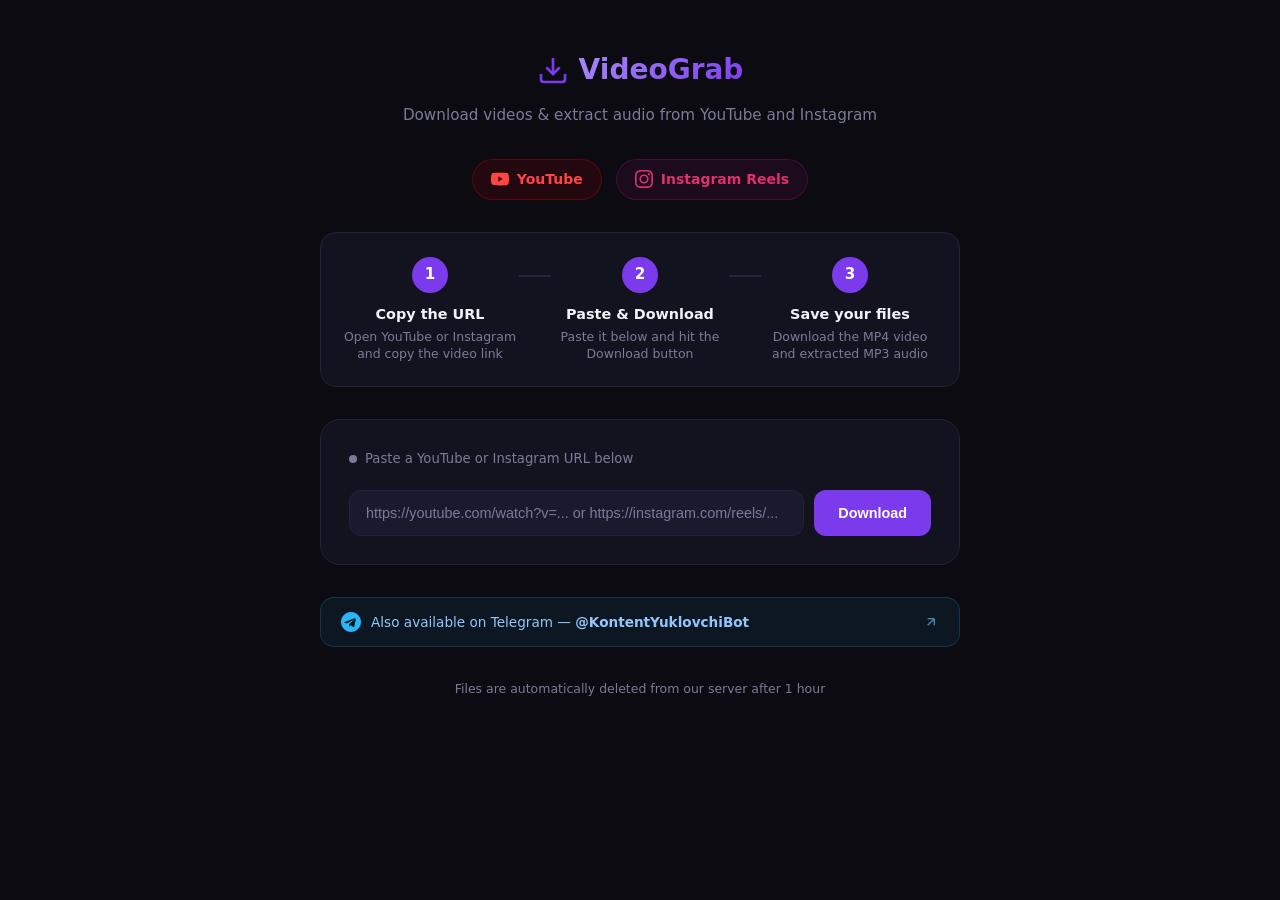
<file: frontend/index.html>
<!DOCTYPE html>
<html lang="en">
<head>
  <meta charset="UTF-8">
  <meta name="viewport" content="width=device-width, initial-scale=1.0">
  <title>VideoGrab — YouTube & Instagram Downloader</title>
  <link rel="stylesheet" href="style.css">
</head>
<body>
  <div class="page">

    <!-- ── Header ──────────────────────────────────────────────────── -->
    <header class="header">
      <div class="brand">
        <svg class="brand-icon" viewBox="0 0 24 24" fill="none" stroke="currentColor" stroke-width="2">
          <path d="M21 15v4a2 2 0 0 1-2 2H5a2 2 0 0 1-2-2v-4"/>
          <polyline points="7 10 12 15 17 10"/>
          <line x1="12" y1="15" x2="12" y2="3"/>
        </svg>
        <span class="brand-name">VideoGrab</span>
      </div>
      <p class="brand-tagline">Download videos &amp; extract audio from YouTube and Instagram</p>
    </header>

    <!-- ── Platform badges ─────────────────────────────────────────── -->
    <div class="platforms">
      <div class="platform-badge yt">
        <svg viewBox="0 0 24 24" fill="currentColor">
          <path d="M23.5 6.19a3.02 3.02 0 0 0-2.12-2.14C19.54 3.5 12 3.5 12 3.5s-7.54 0-9.38.55A3.02 3.02 0 0 0 .5 6.19C0 8.04 0 12 0 12s0 3.96.5 5.81a3.02 3.02 0 0 0 2.12 2.14C4.46 20.5 12 20.5 12 20.5s7.54 0 9.38-.55a3.02 3.02 0 0 0 2.12-2.14C24 15.96 24 12 24 12s0-3.96-.5-5.81zM9.75 15.52V8.48L15.5 12l-5.75 3.52z"/>
        </svg>
        YouTube
      </div>
      <div class="platform-badge ig">
        <svg viewBox="0 0 24 24" fill="currentColor">
          <path d="M12 2.163c3.204 0 3.584.012 4.85.07 3.252.148 4.771 1.691 4.919 4.919.058 1.265.069 1.645.069 4.849 0 3.205-.012 3.584-.069 4.849-.149 3.225-1.664 4.771-4.919 4.919-1.266.058-1.644.07-4.85.07-3.204 0-3.584-.012-4.849-.07-3.26-.149-4.771-1.699-4.919-4.92-.058-1.265-.07-1.644-.07-4.849 0-3.204.013-3.583.07-4.849.149-3.227 1.664-4.771 4.919-4.919 1.266-.057 1.645-.069 4.849-.069zM12 0C8.741 0 8.333.014 7.053.072 2.695.272.273 2.69.073 7.052.014 8.333 0 8.741 0 12c0 3.259.014 3.668.072 4.948.2 4.358 2.618 6.78 6.98 6.98C8.333 23.986 8.741 24 12 24c3.259 0 3.668-.014 4.948-.072 4.354-.2 6.782-2.618 6.979-6.98.059-1.28.073-1.689.073-4.948 0-3.259-.014-3.667-.072-4.947-.196-4.354-2.617-6.78-6.979-6.98C15.668.014 15.259 0 12 0zm0 5.838a6.162 6.162 0 1 0 0 12.324 6.162 6.162 0 0 0 0-12.324zM12 16a4 4 0 1 1 0-8 4 4 0 0 1 0 8zm6.406-11.845a1.44 1.44 0 1 0 0 2.881 1.44 1.44 0 0 0 0-2.881z"/>
        </svg>
        Instagram Reels
      </div>
    </div>

    <!-- ── How it works ────────────────────────────────────────────── -->
    <div class="steps">
      <div class="step">
        <div class="step-num">1</div>
        <div>
          <strong>Copy the URL</strong>
          <p>Open YouTube or Instagram and copy the video link</p>
        </div>
      </div>
      <div class="step-connector"></div>
      <div class="step">
        <div class="step-num">2</div>
        <div>
          <strong>Paste &amp; Download</strong>
          <p>Paste it below and hit the Download button</p>
        </div>
      </div>
      <div class="step-connector"></div>
      <div class="step">
        <div class="step-num">3</div>
        <div>
          <strong>Save your files</strong>
          <p>Download the MP4 video and extracted MP3 audio</p>
        </div>
      </div>
    </div>

    <!-- ── Main card ───────────────────────────────────────────────── -->
    <div class="card" id="mainCard">

      <!-- URL indicator -->
      <div class="url-indicator" id="urlIndicator">
        <div class="url-indicator-dot neutral" id="indicatorDot"></div>
        <span id="indicatorText">Paste a YouTube or Instagram URL below</span>
      </div>

      <!-- Input row -->
      <div class="input-row">
        <input
          type="url"
          id="urlInput"
          placeholder="https://youtube.com/watch?v=... or https://instagram.com/reels/..."
          autocomplete="off"
          spellcheck="false"
        />
        <button id="downloadBtn" onclick="startDownload()">
          <span id="btnText">Download</span>
          <div id="btnSpinner" class="spinner hidden"></div>
        </button>
      </div>

      <!-- Progress area -->
      <div id="progressArea" class="progress-area hidden">
        <div class="status-row">
          <div class="status-pill" id="statusPill">
            <span class="status-pulse"></span>
            <span id="statusLabel">Processing</span>
          </div>
          <span id="videoTitle" class="video-title-text"></span>
        </div>
        <div class="progress-track">
          <div class="progress-bar" id="progressBar"></div>
        </div>
        <div class="progress-label" id="progressLabel">0%</div>
      </div>

      <!-- Error area -->
      <div id="errorArea" class="error-area hidden">
        <svg viewBox="0 0 24 24" fill="none" stroke="currentColor" stroke-width="2">
          <circle cx="12" cy="12" r="10"/>
          <line x1="12" y1="8" x2="12" y2="12"/>
          <line x1="12" y1="16" x2="12.01" y2="16"/>
        </svg>
        <span id="errorMsg">Something went wrong.</span>
      </div>
    </div>

    <!-- ── Download links ──────────────────────────────────────────── -->
    <div id="downloadsGrid" class="downloads-grid hidden">
      <a id="videoLink" class="dl-card video-card" href="#" download>
        <div class="dl-card-icon">
          <svg viewBox="0 0 24 24" fill="none" stroke="currentColor" stroke-width="2">
            <rect x="2" y="2" width="20" height="20" rx="3"/>
            <polygon points="10 8 16 12 10 16 10 8"/>
          </svg>
        </div>
        <div class="dl-card-info">
          <span class="dl-card-type">Video</span>
          <span class="dl-card-format">MP4</span>
        </div>
        <div class="dl-card-action">
          <svg viewBox="0 0 24 24" fill="none" stroke="currentColor" stroke-width="2.5">
            <path d="M21 15v4a2 2 0 0 1-2 2H5a2 2 0 0 1-2-2v-4"/>
            <polyline points="7 10 12 15 17 10"/>
            <line x1="12" y1="15" x2="12" y2="3"/>
          </svg>
        </div>
      </a>

      <a id="audioLink" class="dl-card audio-card" href="#" download>
        <div class="dl-card-icon">
          <svg viewBox="0 0 24 24" fill="none" stroke="currentColor" stroke-width="2">
            <path d="M9 18V5l12-2v13"/>
            <circle cx="6" cy="18" r="3"/>
            <circle cx="18" cy="16" r="3"/>
          </svg>
        </div>
        <div class="dl-card-info">
          <span class="dl-card-type">Audio</span>
          <span class="dl-card-format">MP3 · 192 kbps</span>
        </div>
        <div class="dl-card-action">
          <svg viewBox="0 0 24 24" fill="none" stroke="currentColor" stroke-width="2.5">
            <path d="M21 15v4a2 2 0 0 1-2 2H5a2 2 0 0 1-2-2v-4"/>
            <polyline points="7 10 12 15 17 10"/>
            <line x1="12" y1="15" x2="12" y2="3"/>
          </svg>
        </div>
      </a>
    </div>

    <!-- ── Telegram CTA ────────────────────────────────────────────── -->
    <a class="telegram-cta" href="https://t.me/KontentYuklovchiBot" target="_blank" rel="noopener noreferrer">
      <svg viewBox="0 0 24 24" fill="currentColor">
        <path d="M12 0C5.373 0 0 5.373 0 12s5.373 12 12 12 12-5.373 12-12S18.627 0 12 0zm5.894 8.221-1.97 9.28c-.145.658-.537.818-1.084.508l-3-2.21-1.447 1.394c-.16.16-.295.295-.605.295l.213-3.053 5.56-5.023c.242-.213-.054-.333-.373-.12L7.19 13.888l-2.96-.924c-.643-.204-.657-.643.136-.953l11.57-4.461c.537-.194 1.006.131.957.671z"/>
      </svg>
      <span>Also available on Telegram — <strong>@KontentYuklovchiBot</strong></span>
      <svg class="cta-arrow" viewBox="0 0 24 24" fill="none" stroke="currentColor" stroke-width="2">
        <path d="M7 17L17 7M17 7H7M17 7v10"/>
      </svg>
    </a>

    <!-- ── Footer ──────────────────────────────────────────────────── -->
    <footer class="footer">
      Files are automatically deleted from our server after 1 hour
    </footer>

  </div>

  <script src="app.js"></script>
</body>
</html>
</file>
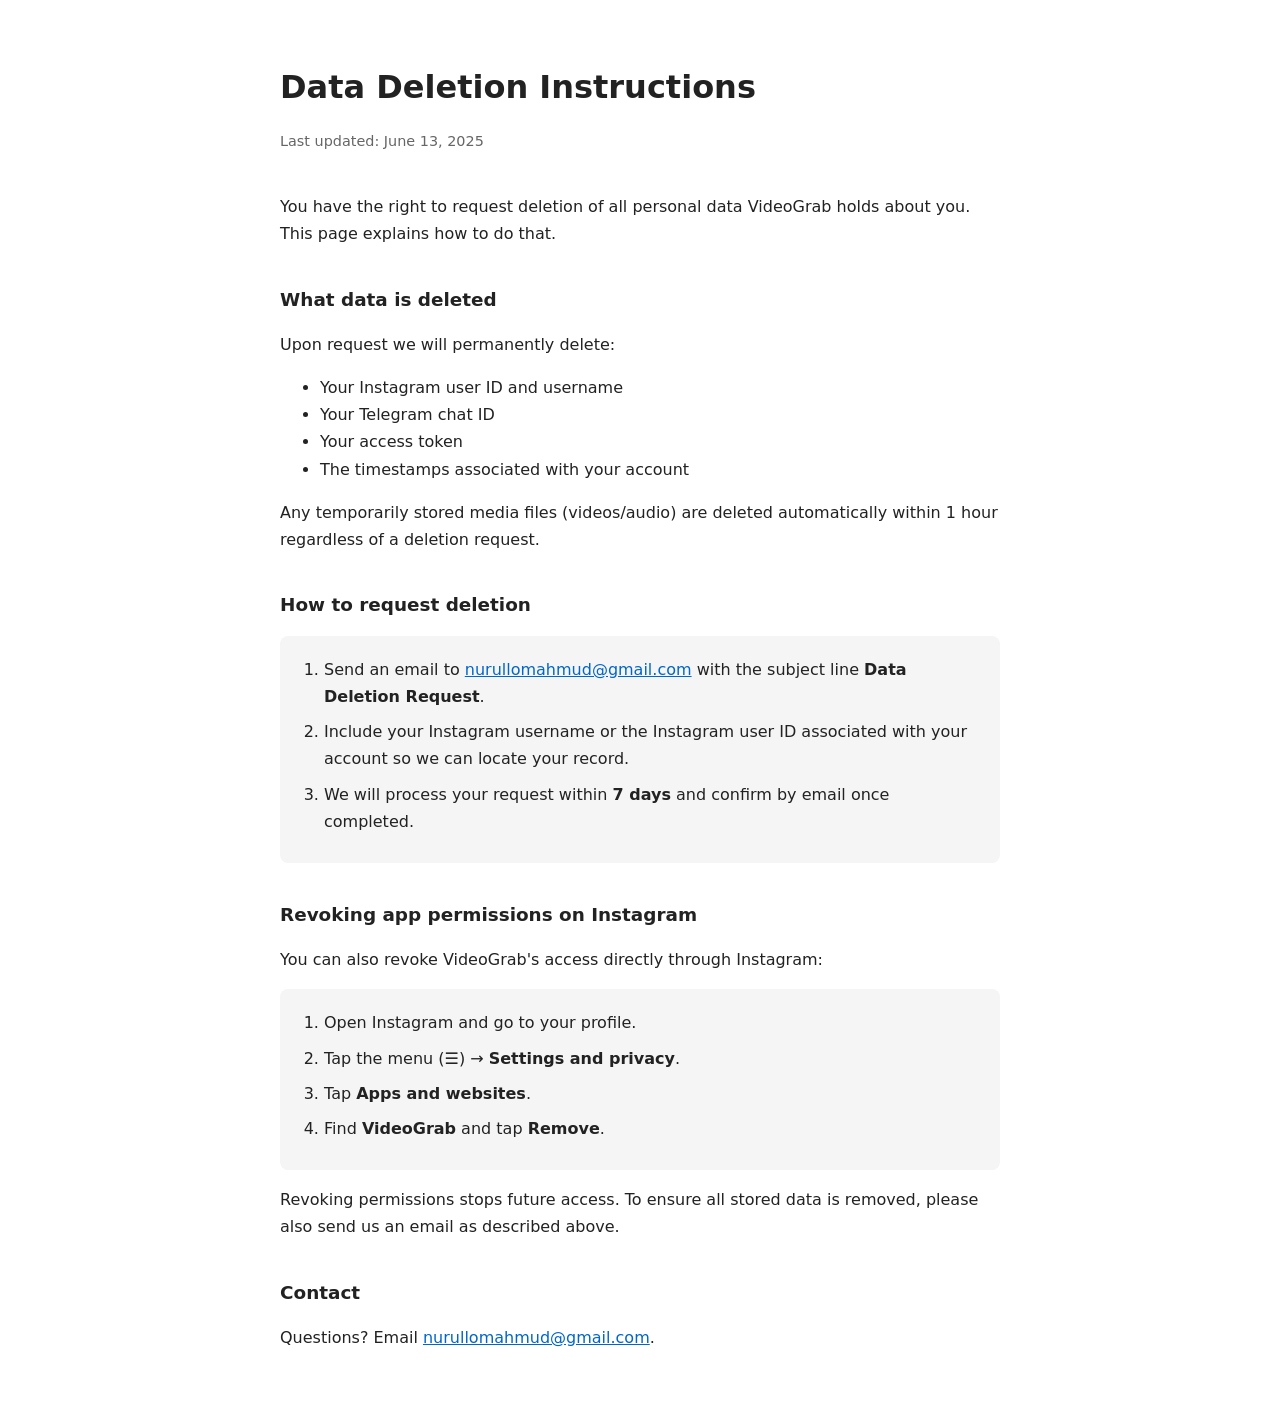
<file: frontend/data-deletion.html>
<!DOCTYPE html>
<html lang="en">
<head>
  <meta charset="UTF-8" />
  <meta name="viewport" content="width=device-width, initial-scale=1.0" />
  <title>Data Deletion Instructions — VideoGrab</title>
  <style>
    body { font-family: system-ui, sans-serif; max-width: 720px; margin: 60px auto; padding: 0 24px; color: #222; line-height: 1.7; }
    h1 { font-size: 2rem; margin-bottom: 4px; }
    .updated { color: #666; font-size: 0.9rem; margin-bottom: 40px; }
    h2 { margin-top: 36px; font-size: 1.15rem; }
    a { color: #0066cc; }
    .steps { background: #f5f5f5; border-radius: 8px; padding: 20px 24px; margin-top: 12px; }
    .steps ol { margin: 0; padding-left: 20px; }
    .steps li { margin-bottom: 8px; }
  </style>
</head>
<body>
  <h1>Data Deletion Instructions</h1>
  <p class="updated">Last updated: June 13, 2025</p>

  <p>You have the right to request deletion of all personal data VideoGrab holds about you. This page explains how to do that.</p>

  <h2>What data is deleted</h2>
  <p>Upon request we will permanently delete:</p>
  <ul>
    <li>Your Instagram user ID and username</li>
    <li>Your Telegram chat ID</li>
    <li>Your access token</li>
    <li>The timestamps associated with your account</li>
  </ul>
  <p>Any temporarily stored media files (videos/audio) are deleted automatically within 1 hour regardless of a deletion request.</p>

  <h2>How to request deletion</h2>

  <div class="steps">
    <ol>
      <li>Send an email to <a href="mailto:nurullomahmud@gmail.com">nurullomahmud@gmail.com</a> with the subject line <strong>Data Deletion Request</strong>.</li>
      <li>Include your Instagram username or the Instagram user ID associated with your account so we can locate your record.</li>
      <li>We will process your request within <strong>7 days</strong> and confirm by email once completed.</li>
    </ol>
  </div>

  <h2>Revoking app permissions on Instagram</h2>
  <p>You can also revoke VideoGrab's access directly through Instagram:</p>
  <div class="steps">
    <ol>
      <li>Open Instagram and go to your profile.</li>
      <li>Tap the menu (☰) → <strong>Settings and privacy</strong>.</li>
      <li>Tap <strong>Apps and websites</strong>.</li>
      <li>Find <strong>VideoGrab</strong> and tap <strong>Remove</strong>.</li>
    </ol>
  </div>
  <p>Revoking permissions stops future access. To ensure all stored data is removed, please also send us an email as described above.</p>

  <h2>Contact</h2>
  <p>Questions? Email <a href="mailto:nurullomahmud@gmail.com">nurullomahmud@gmail.com</a>.</p>
</body>
</html>
</file>
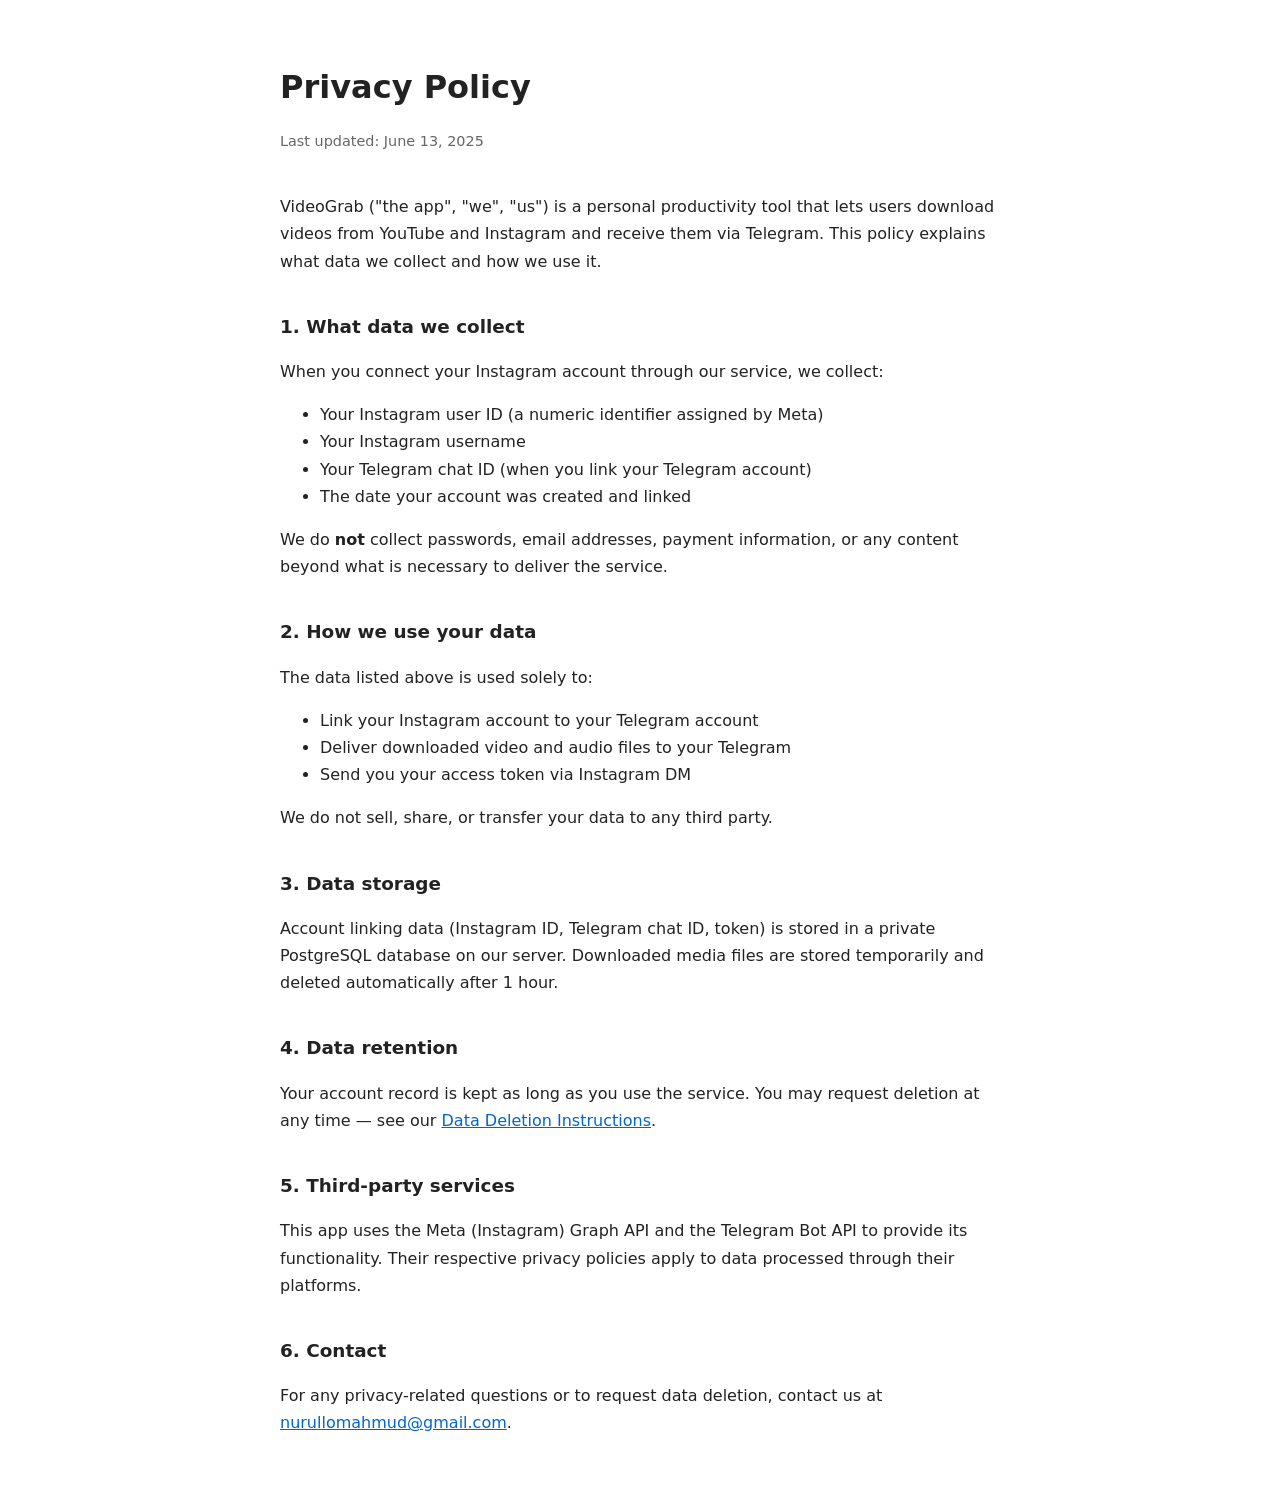
<file: frontend/privacy-policy.html>
<!DOCTYPE html>
<html lang="en">
<head>
  <meta charset="UTF-8" />
  <meta name="viewport" content="width=device-width, initial-scale=1.0" />
  <title>Privacy Policy — VideoGrab</title>
  <style>
    body { font-family: system-ui, sans-serif; max-width: 720px; margin: 60px auto; padding: 0 24px; color: #222; line-height: 1.7; }
    h1 { font-size: 2rem; margin-bottom: 4px; }
    .updated { color: #666; font-size: 0.9rem; margin-bottom: 40px; }
    h2 { margin-top: 36px; font-size: 1.15rem; }
    a { color: #0066cc; }
  </style>
</head>
<body>
  <h1>Privacy Policy</h1>
  <p class="updated">Last updated: June 13, 2025</p>

  <p>VideoGrab ("the app", "we", "us") is a personal productivity tool that lets users download videos from YouTube and Instagram and receive them via Telegram. This policy explains what data we collect and how we use it.</p>

  <h2>1. What data we collect</h2>
  <p>When you connect your Instagram account through our service, we collect:</p>
  <ul>
    <li>Your Instagram user ID (a numeric identifier assigned by Meta)</li>
    <li>Your Instagram username</li>
    <li>Your Telegram chat ID (when you link your Telegram account)</li>
    <li>The date your account was created and linked</li>
  </ul>
  <p>We do <strong>not</strong> collect passwords, email addresses, payment information, or any content beyond what is necessary to deliver the service.</p>

  <h2>2. How we use your data</h2>
  <p>The data listed above is used solely to:</p>
  <ul>
    <li>Link your Instagram account to your Telegram account</li>
    <li>Deliver downloaded video and audio files to your Telegram</li>
    <li>Send you your access token via Instagram DM</li>
  </ul>
  <p>We do not sell, share, or transfer your data to any third party.</p>

  <h2>3. Data storage</h2>
  <p>Account linking data (Instagram ID, Telegram chat ID, token) is stored in a private PostgreSQL database on our server. Downloaded media files are stored temporarily and deleted automatically after 1 hour.</p>

  <h2>4. Data retention</h2>
  <p>Your account record is kept as long as you use the service. You may request deletion at any time — see our <a href="/data-deletion.html">Data Deletion Instructions</a>.</p>

  <h2>5. Third-party services</h2>
  <p>This app uses the Meta (Instagram) Graph API and the Telegram Bot API to provide its functionality. Their respective privacy policies apply to data processed through their platforms.</p>

  <h2>6. Contact</h2>
  <p>For any privacy-related questions or to request data deletion, contact us at <a href="mailto:nurullomahmud@gmail.com">nurullomahmud@gmail.com</a>.</p>
</body>
</html>
</file>
<file: frontend/style.css>
/* ── Reset & base ──────────────────────────────────────────────────── */
*, *::before, *::after { box-sizing: border-box; margin: 0; padding: 0; }

:root {
  --bg:        #0b0b11;
  --surface:   #13131f;
  --surface2:  #1a1a2e;
  --border:    #23233a;
  --text:      #f1f1f7;
  --muted:     #7b7b99;
  --accent:    #7c3aed;
  --accent-h:  #6d28d9;
  --yt-red:    #ff0000;
  --ig-start:  #f09433;
  --ig-end:    #bc1888;
  --green:     #22c55e;
  --orange:    #f59e0b;
  --red:       #ef4444;
  --blue:      #3b82f6;
}

html { font-size: 16px; }

body {
  background: var(--bg);
  color: var(--text);
  font-family: -apple-system, BlinkMacSystemFont, 'Segoe UI', system-ui, sans-serif;
  line-height: 1.6;
  min-height: 100vh;
}

/* ── Layout ────────────────────────────────────────────────────────── */
.page {
  max-width: 680px;
  margin: 0 auto;
  padding: 48px 20px 80px;
  display: flex;
  flex-direction: column;
  gap: 32px;
}

/* ── Header ────────────────────────────────────────────────────────── */
.header { text-align: center; }

.brand {
  display: inline-flex;
  align-items: center;
  gap: 10px;
  margin-bottom: 10px;
}

.brand-icon {
  width: 32px;
  height: 32px;
  color: var(--accent);
}

.brand-name {
  font-size: 1.75rem;
  font-weight: 700;
  background: linear-gradient(135deg, #a78bfa, var(--accent));
  -webkit-background-clip: text;
  -webkit-text-fill-color: transparent;
  background-clip: text;
}

.brand-tagline {
  color: var(--muted);
  font-size: 0.95rem;
}

/* ── Platform badges ───────────────────────────────────────────────── */
.platforms {
  display: flex;
  justify-content: center;
  gap: 14px;
  flex-wrap: wrap;
}

.platform-badge {
  display: flex;
  align-items: center;
  gap: 8px;
  padding: 8px 18px;
  border-radius: 999px;
  font-size: 0.875rem;
  font-weight: 600;
  border: 1px solid transparent;
}

.platform-badge svg {
  width: 18px;
  height: 18px;
  flex-shrink: 0;
}

.platform-badge.yt {
  background: rgba(255, 0, 0, 0.1);
  border-color: rgba(255, 0, 0, 0.25);
  color: #ff4444;
}

.platform-badge.ig {
  background: rgba(188, 24, 136, 0.1);
  border-color: rgba(188, 24, 136, 0.25);
  color: #e1306c;
}

/* ── Steps ─────────────────────────────────────────────────────────── */
.steps {
  display: flex;
  align-items: flex-start;
  gap: 0;
  background: var(--surface);
  border: 1px solid var(--border);
  border-radius: 16px;
  padding: 24px 20px;
}

.step {
  flex: 1;
  display: flex;
  flex-direction: column;
  align-items: center;
  text-align: center;
  gap: 10px;
}

.step-num {
  width: 36px;
  height: 36px;
  border-radius: 50%;
  background: var(--accent);
  color: #fff;
  font-weight: 700;
  font-size: 0.95rem;
  display: flex;
  align-items: center;
  justify-content: center;
  flex-shrink: 0;
}

.step strong {
  display: block;
  font-size: 0.9rem;
  color: var(--text);
  margin-bottom: 2px;
}

.step p {
  font-size: 0.78rem;
  color: var(--muted);
  line-height: 1.4;
}

.step-connector {
  flex-shrink: 0;
  width: 32px;
  height: 2px;
  background: var(--border);
  margin-top: 18px;
  align-self: flex-start;
}

/* ── Main card ─────────────────────────────────────────────────────── */
.card {
  background: var(--surface);
  border: 1px solid var(--border);
  border-radius: 20px;
  padding: 28px;
  display: flex;
  flex-direction: column;
  gap: 20px;
}

/* URL indicator */
.url-indicator {
  display: flex;
  align-items: center;
  gap: 8px;
  font-size: 0.825rem;
  color: var(--muted);
}

.url-indicator-dot {
  width: 8px;
  height: 8px;
  border-radius: 50%;
  flex-shrink: 0;
  transition: background 0.3s;
}

.url-indicator-dot.neutral  { background: var(--muted); }
.url-indicator-dot.youtube  { background: var(--yt-red); }
.url-indicator-dot.instagram { background: var(--ig-end); }
.url-indicator-dot.invalid  { background: var(--red); }

/* Input row */
.input-row {
  display: flex;
  gap: 10px;
}

#urlInput {
  flex: 1;
  background: var(--surface2);
  border: 1px solid var(--border);
  border-radius: 12px;
  padding: 14px 16px;
  font-size: 0.9rem;
  color: var(--text);
  outline: none;
  transition: border-color 0.2s;
  min-width: 0;
}

#urlInput::placeholder { color: var(--muted); }
#urlInput:focus { border-color: var(--accent); }

#downloadBtn {
  flex-shrink: 0;
  background: var(--accent);
  color: #fff;
  border: none;
  border-radius: 12px;
  padding: 14px 24px;
  font-size: 0.9rem;
  font-weight: 600;
  cursor: pointer;
  transition: background 0.2s, transform 0.1s;
  display: flex;
  align-items: center;
  gap: 8px;
  white-space: nowrap;
}

#downloadBtn:hover  { background: var(--accent-h); }
#downloadBtn:active { transform: scale(0.97); }
#downloadBtn:disabled { opacity: 0.6; cursor: not-allowed; transform: none; }

/* Spinner */
.spinner {
  width: 16px;
  height: 16px;
  border: 2px solid rgba(255,255,255,0.3);
  border-top-color: #fff;
  border-radius: 50%;
  animation: spin 0.7s linear infinite;
}

@keyframes spin { to { transform: rotate(360deg); } }

/* Progress area */
.progress-area {
  display: flex;
  flex-direction: column;
  gap: 10px;
}

.status-row {
  display: flex;
  align-items: center;
  gap: 12px;
  flex-wrap: wrap;
}

.status-pill {
  display: inline-flex;
  align-items: center;
  gap: 6px;
  background: var(--surface2);
  border: 1px solid var(--border);
  border-radius: 999px;
  padding: 4px 12px;
  font-size: 0.78rem;
  font-weight: 600;
  color: var(--blue);
}

.status-pill[data-status="completed"] { color: var(--green); }
.status-pill[data-status="error"]     { color: var(--red); }

.status-pulse {
  width: 7px;
  height: 7px;
  border-radius: 50%;
  background: currentColor;
  animation: pulse 1.4s ease-in-out infinite;
}

.status-pill[data-status="completed"] .status-pulse,
.status-pill[data-status="error"]     .status-pulse { animation: none; }

@keyframes pulse {
  0%, 100% { opacity: 1; }
  50%       { opacity: 0.3; }
}

.video-title-text {
  font-size: 0.85rem;
  color: var(--muted);
  white-space: nowrap;
  overflow: hidden;
  text-overflow: ellipsis;
  max-width: 360px;
}

.progress-track {
  background: var(--surface2);
  border-radius: 999px;
  height: 6px;
  overflow: hidden;
}

.progress-bar {
  height: 100%;
  background: linear-gradient(90deg, var(--accent), #a78bfa);
  border-radius: 999px;
  width: 0%;
  transition: width 0.4s ease;
}

.progress-label {
  font-size: 0.75rem;
  color: var(--muted);
  text-align: right;
}

/* Error area */
.error-area {
  display: flex;
  align-items: flex-start;
  gap: 10px;
  background: rgba(239, 68, 68, 0.08);
  border: 1px solid rgba(239, 68, 68, 0.25);
  border-radius: 12px;
  padding: 14px 16px;
  color: var(--red);
  font-size: 0.875rem;
}

.error-area svg {
  width: 18px;
  height: 18px;
  flex-shrink: 0;
  margin-top: 1px;
}

/* ── Download grid ──────────────────────────────────────────────────── */
.downloads-grid {
  display: grid;
  grid-template-columns: 1fr 1fr;
  gap: 14px;
}

.dl-card {
  background: var(--surface);
  border: 1px solid var(--border);
  border-radius: 16px;
  padding: 20px;
  display: flex;
  align-items: center;
  gap: 14px;
  text-decoration: none;
  color: var(--text);
  transition: border-color 0.2s, transform 0.15s, background 0.2s;
}

.dl-card:hover {
  transform: translateY(-2px);
}

.video-card:hover { border-color: #3b82f6; background: rgba(59,130,246,0.06); }
.audio-card:hover { border-color: #22c55e; background: rgba(34,197,94,0.06); }

.dl-card-icon {
  width: 44px;
  height: 44px;
  border-radius: 12px;
  display: flex;
  align-items: center;
  justify-content: center;
  flex-shrink: 0;
}

.video-card .dl-card-icon { background: rgba(59,130,246,0.15); color: #3b82f6; }
.audio-card .dl-card-icon { background: rgba(34,197,94,0.15);  color: #22c55e; }

.dl-card-icon svg { width: 22px; height: 22px; }

.dl-card-info {
  flex: 1;
  display: flex;
  flex-direction: column;
  gap: 2px;
}

.dl-card-type {
  font-weight: 700;
  font-size: 0.95rem;
}

.dl-card-format {
  font-size: 0.75rem;
  color: var(--muted);
}

.dl-card-action {
  color: var(--muted);
  transition: color 0.2s;
}

.dl-card:hover .dl-card-action { color: var(--text); }
.dl-card-action svg { width: 20px; height: 20px; }

/* ── Telegram CTA ───────────────────────────────────────────────────── */
.telegram-cta {
  display: flex;
  align-items: center;
  justify-content: center;
  gap: 10px;
  background: rgba(41, 182, 246, 0.07);
  border: 1px solid rgba(41, 182, 246, 0.2);
  border-radius: 14px;
  padding: 14px 20px;
  font-size: 0.85rem;
  color: #93c5fd;
  text-align: center;
  line-height: 1.5;
  text-decoration: none;
  transition: background 0.2s, border-color 0.2s, transform 0.15s;
  cursor: pointer;
}

.telegram-cta:hover {
  background: rgba(41, 182, 246, 0.13);
  border-color: rgba(41, 182, 246, 0.4);
  transform: translateY(-1px);
  color: #bae6fd;
}

.telegram-cta svg {
  width: 20px;
  height: 20px;
  flex-shrink: 0;
  color: #29b6f6;
}

.telegram-cta .cta-arrow {
  width: 16px;
  height: 16px;
  color: #64b5f6;
  margin-left: auto;
  opacity: 0.7;
  transition: opacity 0.2s, transform 0.2s;
}

.telegram-cta:hover .cta-arrow {
  opacity: 1;
  transform: translate(2px, -2px);
}

/* ── Footer ─────────────────────────────────────────────────────────── */
.footer {
  text-align: center;
  font-size: 0.78rem;
  color: var(--muted);
}

/* ── Utility ────────────────────────────────────────────────────────── */
.hidden { display: none !important; }

/* ── Responsive ─────────────────────────────────────────────────────── */
@media (max-width: 540px) {
  .steps { flex-direction: column; gap: 16px; }
  .step-connector { width: 2px; height: 20px; align-self: center; margin-top: 0; }
  .input-row { flex-direction: column; }
  #downloadBtn { width: 100%; justify-content: center; }
  .downloads-grid { grid-template-columns: 1fr; }
  .step { flex-direction: row; text-align: left; }
}
</file>
